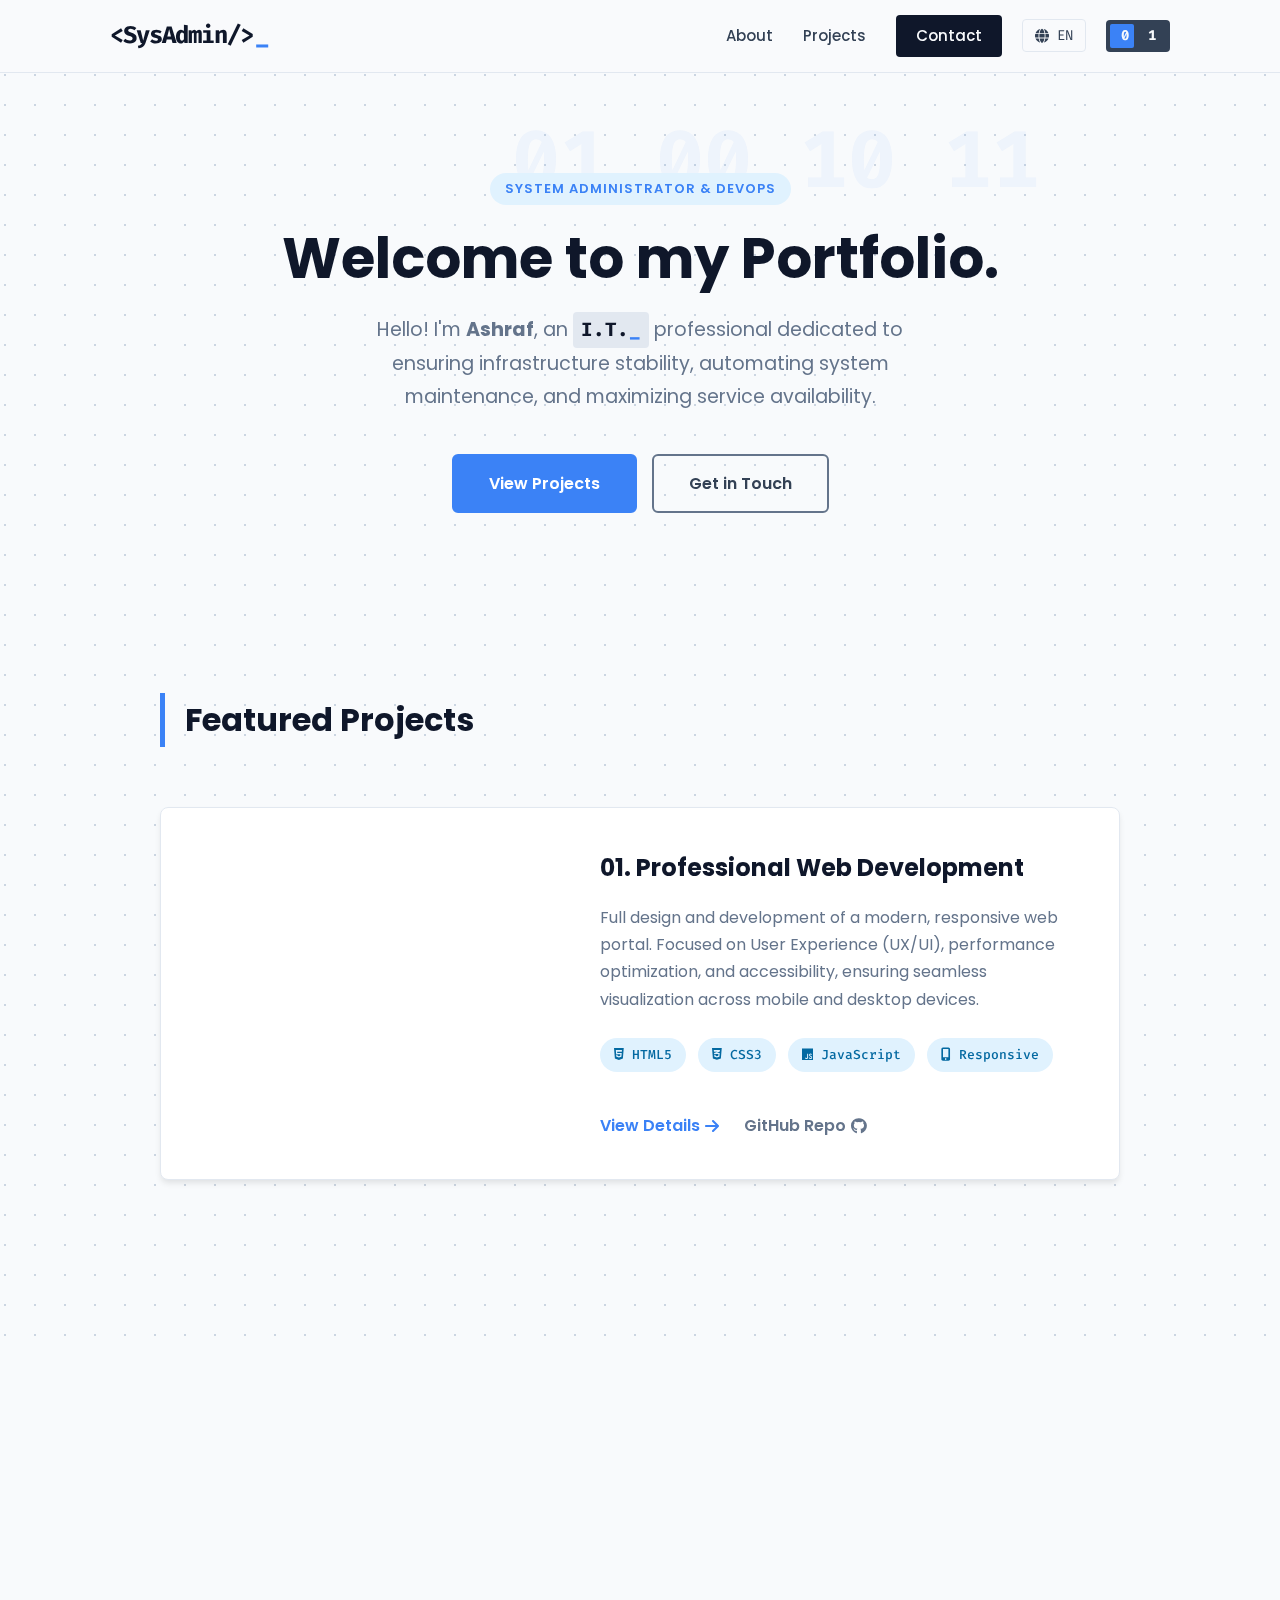
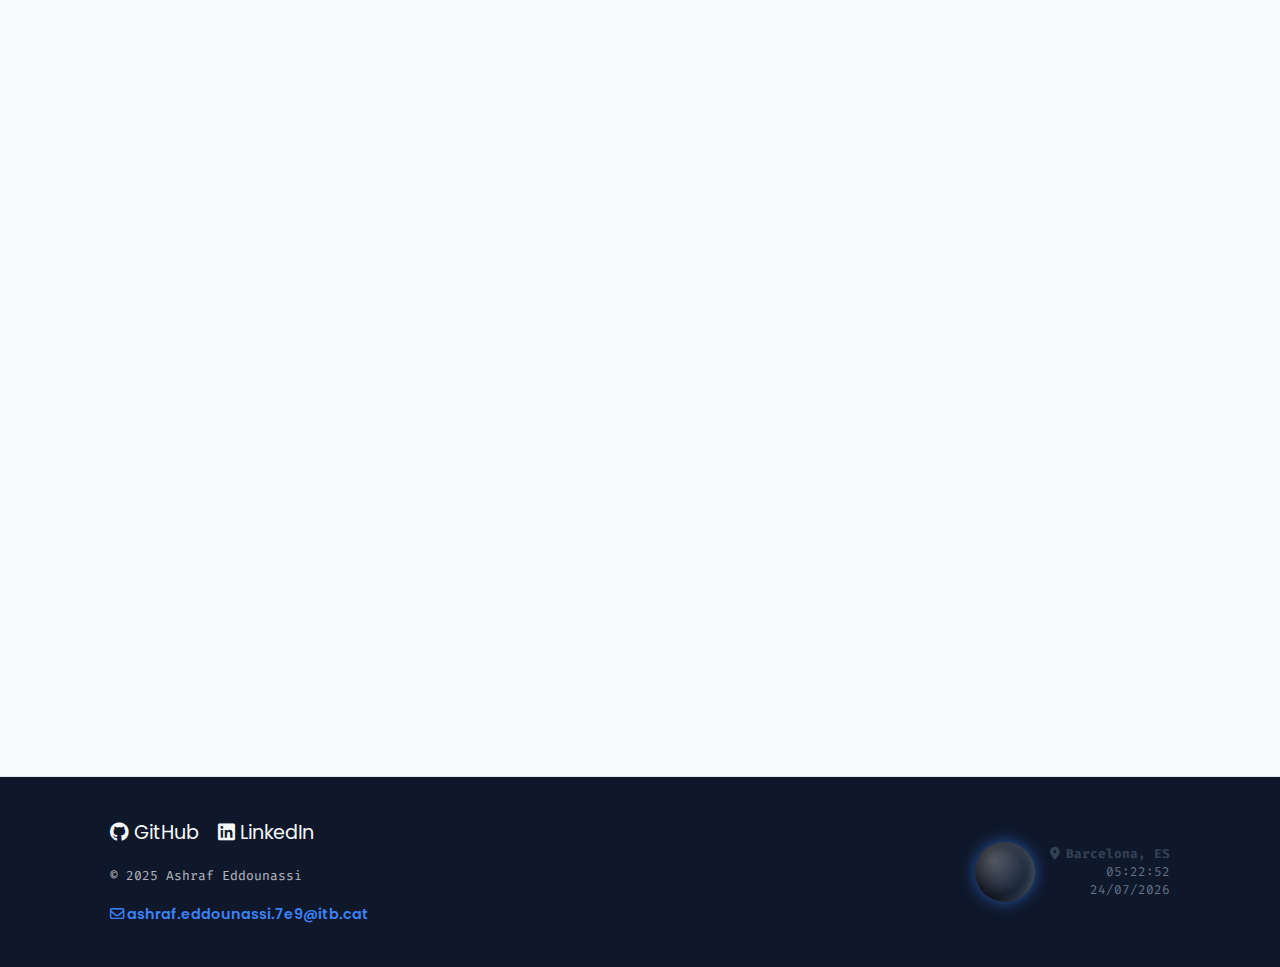
<file: index.html>
<!DOCTYPE html>
<html lang="en">
<head>
    <meta charset="UTF-8">
    <meta name="viewport" content="width=device-width, initial-scale=1.0">
    <title>Ashraf Eddounassi | Systems Administrator</title>

    <link rel="preconnect" href="https://fonts.googleapis.com">
    <link rel="preconnect" href="https://fonts.gstatic.com" crossorigin>
    <link href="https://fonts.googleapis.com/css2?family=Poppins:wght@300;400;600;700&family=Fira+Code:wght@400;500;700&display=swap" rel="stylesheet">
    <link rel="stylesheet" href="https://cdnjs.cloudflare.com/ajax/libs/font-awesome/6.4.0/css/all.min.css">
    <link rel="stylesheet" href="style.css">

    <style>
        @media (min-width: 900px) {
            /* Solo en PC invertimos el orden visual: Imagen derecha, Texto izquierda */
            .project-card.alt-layout {
                flex-direction: row-reverse;
            }
        }
    </style>
</head>
<body>

    <div id="fondo-puntos"></div>

    <header>
        <div class="container header-content">
            <h1 class="logo">&lt;SysAdmin/&gt;<span>_</span></h1>

            <nav>
                <a href="#about" class="nav-link">About</a>
                <a href="projects-list.html" class="nav-link">Projects</a>
                <a href="#contact" class="btn-nav nav-link">Contact</a>

                <div class="lang-dropdown-container">
                    <button class="lang-btn">
                        <i class="fas fa-globe"></i> <span id="current-lang-label">EN</span>
                    </button>
                    <div class="lang-dropdown-menu">
                        <a href="#" data-lang="en"><span class="flag-icon">🇺🇸</span> English</a>
                        <a href="#" data-lang="es"><span class="flag-icon">🇪🇸</span> Español</a>
                        <a href="#" data-lang="ca"><span class="flag-icon">🇦🇩</span> Català</a>
                        <a href="#" data-lang="fr"><span class="flag-icon">🇫🇷</span> Français</a>
                    </div>
                </div>
                <div id="google_translate_element"></div>

                <button id="theme-toggle" class="binary-switch" aria-label="Toggle Theme">
                    <span class="binary-label">0</span>
                    <span class="binary-label">1</span>
                    <div class="cursor-block"></div>
                </button>
            </nav>
        </div>
    </header>

    <main>

        <section id="about" class="hero-section hidden">
            <div class="binary-bg">01 00 10 11</div>
            <div class="hero-content">
                <span class="subtitle">System Administrator & DevOps</span>
                <h2>Welcome to my Portfolio.</h2>
                <p>
                    Hello! I'm <strong>Ashraf</strong>, an
                    <span class="tech-highlight notranslate">I.T.<span class="cursor-blink">_</span></span>
                    professional dedicated to ensuring infrastructure stability,
                    automating system maintenance, and maximizing service availability.
                </p>
                <div class="hero-buttons">
                    <a href="projects-list.html" class="btn btn-primary nav-link">View Projects</a>
                    <a href="#contact" class="btn btn-outline nav-link">Get in Touch</a>
                </div>
            </div>
        </section>

        <section id="projects" class="projects-section">
            <h2 class="section-title hidden">Featured Projects</h2>

            <article class="project-card hidden">
                <div class="project-image" style="background-image: url('https://images.unsplash.com/photo-1460925895917-afdab827c52f?ixlib=rb-4.0.3&auto=format&fit=crop&w=800&q=80'); background-size: cover; background-position: center;">
                </div>
                <div class="project-info">
                    <h3>01. Professional Web Development</h3>
                    <p>
                        Full design and development of a modern, responsive web portal. Focused on User Experience (UX/UI), performance optimization, and accessibility, ensuring seamless visualization across mobile and desktop devices.
                    </p>
                    <ul class="tech-stack">
                        <li><i class="fab fa-html5"></i> HTML5</li>
                        <li><i class="fab fa-css3-alt"></i> CSS3</li>
                        <li><i class="fab fa-js"></i> JavaScript</li>
                        <li><i class="fas fa-mobile-alt"></i> Responsive</li>
                    </ul>

                    <div class="project-links" style="display: flex; gap: 25px; flex-wrap: wrap;">
                        <a href="project.html?id=01" class="btn-link">
                            View Details <i class="fas fa-arrow-right"></i>
                        </a>

                        <a href="https://github.com/AshrafEddounassi/TA05_Eddounassi_Ashraf" target="_blank" class="btn-link" style="color: var(--text-light)">
                            GitHub Repo <i class="fab fa-github"></i>
                        </a>
                    </div>
                </div>
            </article>

            <article class="project-card alt-layout hidden">
                <div class="project-image" style="background-image: url('https://images.unsplash.com/photo-1555066931-4365d14bab8c?ixlib=rb-4.0.3&auto=format&fit=crop&w=800&q=80'); background-size: cover; background-position: center;">
                </div>
                <div class="project-info">
                    <h3>02. Python CLI Issue Manager</h3>
                    <p>
                        Automation tool for processing bulk incident forms. It parses messy CSV/XML data exports, filters critical incidents, and generates clean JSON reports for the IT department, saving hours of manual work.
                    </p>
                    <ul class="tech-stack">
                        <li><i class="fab fa-python"></i> Python</li>
                        <li><i class="fas fa-file-csv"></i> CSV/XML</li>
                        <li><i class="fas fa-terminal"></i> CLI</li>
                    </ul>

                    <div class="project-links" style="display: flex; gap: 25px; flex-wrap: wrap;">
                        <a href="project.html?id=02" class="btn-link">
                            View Details <i class="fas fa-arrow-right"></i>
                        </a>

                        <a href="https://github.com/AshrafEddounassi/GP04---TA04-Py-CSV-XML-JSON" target="_blank" class="btn-link" style="color: var(--text-light)">
                            GitHub Repo <i class="fab fa-github"></i>
                        </a>
                    </div>
                </div>
            </article>

        </section>

        <section id="contact" class="contact-section hidden">
            <div class="container">
                <h2 class="section-title">Establish Connection</h2>
                <div class="terminal-window">
                    <div class="terminal-header">
                        <div class="terminal-buttons">
                            <span class="close"></span>
                            <span class="minimize"></span>
                            <span class="maximize"></span>
                        </div>
                        <div class="terminal-title">visitor@ashraf-server: ~/contact</div>
                    </div>
                    <div class="terminal-body">
                        <form id="contact-form" action="https://formspree.io/f/mqeekedy" method="POST" class="terminal-form">
                            <input type="text" name="_gotcha" style="display:none">
                            
                            <div class="terminal-line">
                                <span class="prompt-user">visitor@portfolio:~$</span>
                                <span class="command">input --name</span>
                                <input type="text" name="name" class="cmd-input" placeholder="Enter your name..." required autocomplete="off">
                            </div>
                            <div class="terminal-line">
                                <span class="prompt-user">visitor@portfolio:~$</span>
                                <span class="command">input --email</span>
                                <input type="email" name="email" class="cmd-input" placeholder="Enter your email..." required autocomplete="off">
                            </div>
                            <div class="terminal-line">
                                <span class="prompt-user">visitor@portfolio:~$</span>
                                <span class="command">nano message.txt</span>
                                <textarea name="message" class="cmd-input" rows="4" placeholder="Type your message here..." required></textarea>
                            </div>
                            <div class="terminal-line">
                                <span class="prompt-user">visitor@portfolio:~$</span>
                                <button type="submit" id="submit-btn" class="btn-terminal">
                                    ./send_message.sh <span class="cursor-block"></span>
                                </button>
                            </div>
                            <div id="form-status" style="display: none; margin-top: 15px;">
                                <div class="terminal-line">
                                    <span class="prompt-user">root@portfolio:~$</span>
                                    <span style="color: #4ade80;">Message sent successfully! [200 OK]</span>
                                </div>
                            </div>
                        </form>
                    </div>
                </div>
            </div>
        </section>

    </main>

    <footer>
        <div class="container footer-container">
            <div class="footer-left">
                <div class="footer-top">
                    <div class="social-links">
                        <a href="https://github.com/AshrafEddounassi" target="_blank" aria-label="GitHub"><i class="fab fa-github"></i> GitHub</a>
                        <a href="#" aria-label="LinkedIn"><i class="fab fa-linkedin"></i> LinkedIn</a>
                    </div>
                </div>
                <p class="copyright">
                    © 2025 Ashraf Eddounassi
                </p>
                <a href="#" id="email-copy-btn" class="email-mini" title="Click to Copy">
                    <i class="far fa-envelope"></i> ashraf.eddounassi.7e9@itb.cat
                </a>
            </div>
            <div class="footer-right">
                <div class="earth-widget">
                    <div class="earth-container">
                        <div class="earth-3d"></div>
                        <div class="globe-overlay"></div>
                    </div>
                    <div class="location-data">
                        <span class="loc-name"><i class="fas fa-map-marker-alt"></i> Barcelona, ES</span>
                        <span class="loc-time" id="world-time">--:--:--</span>
                        <span class="loc-date" id="world-date">--/--/--</span>
                    </div>
                </div>
            </div>
        </div>
    </footer>

    <script type="text/javascript">
        function googleTranslateElementInit() {
            new google.translate.TranslateElement({
                pageLanguage: 'en',
                includedLanguages: 'en,es,ca,fr',
                layout: google.translate.TranslateElement.InlineLayout.SIMPLE,
                autoDisplay: false
            }, 'google_translate_element');
        }
    </script>
    <script type="text/javascript" src="//translate.google.com/translate_a/element.js?cb=googleTranslateElementInit"></script>

    <script>
        document.addEventListener('DOMContentLoaded', () => {
            // --- 1. LÓGICA TRADUCTOR ---
            const match = document.cookie.match(new RegExp('(^| )googtrans=([^;]+)'));
            let currentLangCode = 'en';
            if (match && match[2]) {
                currentLangCode = match[2].split('/').pop();
            }
            const label = document.getElementById('current-lang-label');
            if(label) label.textContent = currentLangCode.toUpperCase();

            document.querySelectorAll('.lang-dropdown-menu a').forEach(link => {
                link.addEventListener('click', (e) => {
                    e.preventDefault();
                    const targetLang = link.getAttribute('data-lang');
                    document.cookie = `googtrans=/auto/${targetLang}; path=/; sameSite=Strict`;
                    window.location.reload();
                });
            });

            // --- 2. LÓGICA FORMULARIO AJAX (NO REDIRECT) ---
            const form = document.getElementById("contact-form");
            const statusDiv = document.getElementById("form-status");
            const submitBtn = document.getElementById("submit-btn");

            if(form) {
                form.addEventListener("submit", async function(event) {
                    event.preventDefault(); // Evita recargar la página

                    const data = new FormData(event.target);
                    
                    // Efecto visual de "Cargando"
                    const originalBtnText = submitBtn.innerHTML;
                    submitBtn.innerHTML = "Uploading packets...";
                    submitBtn.disabled = true;

                    fetch(event.target.action, {
                        method: form.method,
                        body: data,
                        headers: {
                            'Accept': 'application/json'
                        }
                    }).then(response => {
                        if (response.ok) {
                            // Éxito: Limpiar formulario y mostrar mensaje terminal
                            form.reset();
                            statusDiv.style.display = "block";
                            submitBtn.innerHTML = originalBtnText;
                            submitBtn.disabled = false;
                            
                            // Ocultar mensaje después de 5 seg
                            setTimeout(() => {
                                statusDiv.style.display = "none";
                            }, 5000);
                        } else {
                            // Error del servidor
                            response.json().then(data => {
                                if (Object.hasOwn(data, 'errors')) {
                                    alert(data["errors"].map(error => error["message"]).join(", "));
                                } else {
                                    alert("Oops! There was a problem submitting your form");
                                }
                            });
                            submitBtn.innerHTML = originalBtnText;
                            submitBtn.disabled = false;
                        }
                    }).catch(error => {
                        alert("Oops! There was a problem submitting your form");
                        submitBtn.innerHTML = originalBtnText;
                        submitBtn.disabled = false;
                    });
                });
            }

            // --- 3. TEMA OSCURO ---
            const toggleBtn = document.getElementById('theme-toggle');
            const html = document.documentElement;
            if (localStorage.getItem('theme') === 'dark') html.setAttribute('data-theme', 'dark');

            if(toggleBtn){
                toggleBtn.addEventListener('click', () => {
                    if (html.getAttribute('data-theme') === 'dark') {
                        html.removeAttribute('data-theme');
                        localStorage.setItem('theme', 'light');
                    } else {
                        html.setAttribute('data-theme', 'dark');
                        localStorage.setItem('theme', 'dark');
                    }
                });
            }

            // --- 4. ANIMACIONES ---
            const observer = new IntersectionObserver((entries) => {
                entries.forEach((entry) => {
                    if (entry.isIntersecting) entry.target.classList.add('show');
                });
            }, { threshold: 0.1 });
            document.querySelectorAll('.hidden').forEach((el) => observer.observe(el));

            // --- 5. SCROLL SUAVE ---
            document.querySelectorAll('nav a[href^="#"], .hero-buttons a[href^="#"]').forEach(anchor => {
                anchor.addEventListener('click', function (e) {
                    e.preventDefault();
                    const targetElement = document.querySelector(this.getAttribute('href'));
                    if (targetElement) {
                        const offsetPosition = targetElement.getBoundingClientRect().top + window.scrollY - 85;
                        window.scrollTo({ top: offsetPosition, behavior: "smooth" });
                    }
                });
            });

            // --- 6. COPIAR EMAIL ---
            const emailBtn = document.getElementById('email-copy-btn');
            if (emailBtn) {
                emailBtn.addEventListener('click', (e) => {
                    e.preventDefault();
                    const email = "ashraf.eddounassi.7e9@itb.cat";
                    navigator.clipboard.writeText(email).then(() => {
                        const originalContent = emailBtn.innerHTML;
                        emailBtn.innerHTML = '<i class="fas fa-check"></i> Copied!';
                        emailBtn.style.color = "#4ade80"; 
                        setTimeout(() => {
                            emailBtn.innerHTML = originalContent;
                            emailBtn.style.color = ""; 
                        }, 2000);
                    }).catch(err => alert("Email: " + email));
                });
            }
        });

        // --- 7. WIDGET HORARIO ---
        function updateWorldWidget() {
            const timeElement = document.getElementById('world-time');
            const dateElement = document.getElementById('world-date');
            if (timeElement && dateElement) {
                const now = new Date();
                timeElement.textContent = now.toLocaleTimeString('en-GB', { timeZone: 'Europe/Madrid', hour: '2-digit', minute: '2-digit', second: '2-digit', hour12: false });
                dateElement.textContent = now.toLocaleDateString('en-GB', { timeZone: 'Europe/Madrid', day: '2-digit', month: '2-digit', year: 'numeric' });
            }
        }
        setInterval(updateWorldWidget, 1000);
        updateWorldWidget();

        // --- 8. PARALLAX ---
        document.addEventListener('mousemove', (e) => {
            const fondo = document.getElementById('fondo-puntos');
            if (fondo) {
                const x = (window.innerWidth - e.clientX * 5) / 100;
                const y = (window.innerHeight - e.clientY * 5) / 100;
                fondo.style.transform = `translateX(${x * 5}px) translateY(${y * 5}px)`;
            }
        });
    </script>
</body>
</html>
</file>
<file: style.css>
/* ===== VARIABLES DE TEMA ===== */
:root {
    /* MODO CLARO (Default) */
    --primary-color: #0f172a;
    --accent-color: #3b82f6;
    --bg-color: #f8fafc;
    --card-bg: #ffffff;
    --text-main: #334155;
    --text-light: #64748b;
    --header-bg: rgba(248, 250, 252, 0.9);
    --border-color: #e2e8f0;
    --tech-badge-bg: #e0f2fe;
    --tech-badge-text: #0369a1;
    --shadow: 0 4px 6px -1px rgba(0, 0, 0, 0.1);
    --border-radius: 8px;
    --dot-color: #cbd5e1;
}

/* MODO OSCURO */
[data-theme="dark"] {
    --primary-color: #f8fafc;
    --accent-color: #60a5fa;
    --bg-color: #0f172a;
    --card-bg: #1e293b;
    --text-main: #cbd5e1;
    --text-light: #94a3b8;
    --header-bg: rgba(15, 23, 42, 0.9);
    --border-color: #334155;
    --tech-badge-bg: #0f172a;
    --tech-badge-text: #38bdf8;
    --shadow: 0 10px 20px -3px rgba(0, 0, 0, 0.5);
    --dot-color: rgba(255, 255, 255, 0.15);
}

/* Transiciones globales */
body, header, .project-card, .tech-highlight, .btn-outline, footer, .terminal-window, .lang-dropdown-menu, .lang-btn {
    transition: background-color 0.3s ease, color 0.3s ease, border-color 0.3s ease, box-shadow 0.3s ease;
}

/* ===== RESET & LAYOUT ===== */
*, *::before, *::after { margin: 0; padding: 0; box-sizing: border-box; }

html { scroll-behavior: smooth; scroll-padding-top: 85px; }

body {
    font-family: 'Poppins', sans-serif;
    background-color: var(--bg-color);
    color: var(--text-main);
    line-height: 1.7;
    overflow-x: hidden;
}

/* Fondo de puntos */
#fondo-puntos {
    position: fixed;
    top: -50%; left: -50%; width: 200%; height: 200%;
    z-index: -1; pointer-events: none;
    background-image: radial-gradient(var(--dot-color) 1px, transparent 1px);
    background-size: 30px 30px;
    transition: transform 0.6s cubic-bezier(0.2, 0.8, 0.2, 1);
}

a { text-decoration: none; color: inherit; }
img { max-width: 100%; display: block; }

/* Animaciones */
.hidden { opacity: 0; transform: translateY(30px); transition: all 0.8s ease-out; }
.show { opacity: 1; transform: translateY(0); }

/* ===== HEADER ===== */
header {
    background: var(--header-bg);
    padding: 15px 0;
    position: sticky; top: 0;
    z-index: 100;
    border-bottom: 1px solid var(--border-color);
    backdrop-filter: blur(8px);
}

.container { max-width: 1100px; margin: 0 auto; padding: 0 20px; }
.header-content { display: flex; justify-content: space-between; align-items: center; }

.logo {
    font-size: 24px; font-weight: 700; color: var(--primary-color);
    font-family: 'Fira Code', monospace;
    display: flex; align-items: center; letter-spacing: -1px; margin: 0;
}
.logo span { color: var(--accent-color); animation: blink 1s infinite; margin-left: 2px; }

nav { display: flex; align-items: center; }

nav a {
    margin-left: 30px; font-weight: 500; font-size: 15px;
    color: var(--text-main); position: relative;
}
nav a:hover { color: var(--accent-color); }

.btn-nav {
    background: var(--primary-color); color: var(--bg-color) !important;
    padding: 8px 20px; border-radius: 4px;
}
.btn-nav:hover { background: var(--accent-color); color: white !important; }

/* ===== TRADUCTOR & INTERRUPTOR ===== */
/* Ocultar widget Google feo */
#google_translate_element, .goog-te-banner-frame, .goog-logo-link, body > div.skiptranslate { display: none !important; }
body { top: 0 !important; }

.lang-dropdown-container { position: relative; margin-left: 20px; }
.lang-btn {
    background: transparent; border: 1px solid var(--border-color);
    color: var(--text-main); padding: 6px 12px; border-radius: 4px;
    cursor: pointer; display: flex; align-items: center; gap: 8px;
    font-family: 'Fira Code', monospace; font-size: 14px;
}
.lang-btn:hover { border-color: var(--accent-color); color: var(--accent-color); background: var(--card-bg); }

.lang-dropdown-menu {
    position: absolute; top: 110%; right: 0;
    background: var(--card-bg); border: 1px solid var(--border-color);
    border-radius: 6px; padding: 5px; display: none;
    flex-direction: column; min-width: 140px;
    box-shadow: var(--shadow); z-index: 101;
}
.lang-dropdown-container:hover .lang-dropdown-menu { display: flex; }
.lang-dropdown-menu a {
    padding: 8px 12px; font-size: 14px; font-family: 'Fira Code', monospace;
    border-radius: 4px; margin: 0; display: flex; align-items: center; gap: 8px;
}
.lang-dropdown-menu a:hover { background: var(--tech-badge-bg); color: var(--accent-color); }
.flag-icon { font-style: normal; font-size: 1.1rem; }

/* Interruptor Binario */
.binary-switch {
    background: var(--text-main); border: none; border-radius: 4px;
    display: flex; align-items: center; justify-content: space-between;
    padding: 0 5px; width: 64px; height: 32px; position: relative;
    cursor: pointer; margin-left: 20px; overflow: hidden;
}
.binary-label {
    font-family: 'Fira Code', monospace; font-size: 14px; font-weight: 700;
    color: var(--bg-color); z-index: 1; width: 50%; text-align: center; line-height: 32px; user-select: none;
}
.cursor-block {
    position: absolute; top: 4px; left: 4px; width: 24px; height: 24px;
    background-color: var(--accent-color); border-radius: 2px;
    transition: transform 0.3s cubic-bezier(0.68, -0.55, 0.27, 1.55); z-index: 0;
}
[data-theme="dark"] .cursor-block { transform: translateX(32px); background-color: #22c55e; }

/* ===== SECCIONES ===== */
.hero-section { padding: 100px 20px; text-align: center; max-width: 800px; margin: 0 auto; position: relative; }
.binary-bg {
    position: absolute; top: 20px; right: 0; font-family: 'Fira Code', monospace;
    color: var(--accent-color); opacity: 0.05; font-size: 5rem; font-weight: bold;
    z-index: -1; pointer-events: none;
}
.subtitle {
    display: inline-block; background: var(--tech-badge-bg); color: var(--accent-color);
    padding: 5px 15px; border-radius: 50px; font-weight: 600; margin-bottom: 20px;
    font-size: 13px; text-transform: uppercase; letter-spacing: 1px;
}
.tech-highlight {
    font-weight: 700; color: var(--primary-color); font-family: 'Fira Code', monospace;
    background: var(--border-color); padding: 2px 8px; border-radius: 4px; display: inline-block;
}
.cursor-blink { color: var(--accent-color); animation: blink 1s infinite; }
@keyframes blink { 50% { opacity: 0; } }

.hero-content h2 { font-size: 3.5rem; line-height: 1.2; color: var(--primary-color); margin-bottom: 20px; }
.hero-content p { font-size: 1.2rem; color: var(--text-light); margin-bottom: 40px; max-width: 600px; margin-left: auto; margin-right: auto; }
.hero-buttons { display: flex; gap: 15px; justify-content: center; }

.btn { padding: 14px 35px; border-radius: 6px; font-weight: 600; transition: all 0.2s; }
.btn-primary { background: var(--accent-color); color: white; border: 2px solid var(--accent-color); }
.btn-primary:hover { background: var(--primary-color); border-color: var(--primary-color); transform: translateY(-2px); }
.btn-outline { border: 2px solid var(--text-light); color: var(--text-main); background: transparent; }
.btn-outline:hover { border-color: var(--text-main); background: var(--card-bg); transform: translateY(-2px); }

/* PROYECTOS */
.projects-section { max-width: 1000px; margin: 80px auto; padding: 0 20px; }
.section-title { font-size: 2rem; margin-bottom: 60px; color: var(--primary-color); border-left: 5px solid var(--accent-color); padding-left: 20px; }

.project-card {
    display: flex; align-items: stretch; background: var(--card-bg);
    border-radius: var(--border-radius); box-shadow: var(--shadow);
    margin-bottom: 80px; overflow: hidden; border: 1px solid var(--border-color);
}
.project-image { flex: 1; min-height: 300px; }
.project-info { flex: 1.2; padding: 40px; display: flex; flex-direction: column; justify-content: center; }
.project-info h3 { font-size: 1.5rem; margin-bottom: 15px; color: var(--primary-color); font-weight: 700; }
.project-info p { color: var(--text-light); margin-bottom: 25px; font-size: 1rem; }
.tech-stack { list-style: none; display: flex; flex-wrap: wrap; gap: 12px; margin-bottom: 30px; }
.tech-stack li {
    background: var(--tech-badge-bg); color: var(--tech-badge-text); padding: 6px 14px;
    border-radius: 50px; font-size: 13px; font-family: 'Fira Code', monospace;
    font-weight: 500; transition: all 0.3s;
}
.tech-stack li:hover { background: var(--accent-color); color: white; transform: translateY(-3px); }
.btn-link { font-weight: 600; color: var(--accent-color); display: inline-flex; align-items: center; gap: 5px; margin-top: 10px; }
.btn-link:hover { text-decoration: underline; }
.project-card.reverse { flex-direction: row-reverse; }

/* CONTACTO */
.contact-section { padding: 60px 20px; max-width: 900px; margin: 0 auto 60px; }
.terminal-window {
    background-color: #1e1e1e; border-radius: 10px; box-shadow: 0 20px 50px rgba(0,0,0,0.3);
    overflow: hidden; font-family: 'Fira Code', monospace; border: 1px solid #333;
}
.terminal-window:hover { transform: translateY(-5px); box-shadow: 0 30px 60px rgba(0,0,0,0.4); }
.terminal-header { background-color: #2d2d2d; padding: 10px 15px; display: flex; align-items: center; border-bottom: 1px solid #333; position: relative; }
.terminal-buttons { display: flex; gap: 8px; }
.terminal-buttons span { width: 12px; height: 12px; border-radius: 50%; }
.close { background-color: #ff5f56; } .minimize { background-color: #ffbd2e; } .maximize { background-color: #27c93f; }
.terminal-title { position: absolute; left: 50%; transform: translateX(-50%); color: #999; font-size: 14px; }
.terminal-body { padding: 30px; color: #d4d4d4; }
.terminal-line { margin-bottom: 20px; display: flex; flex-wrap: wrap; align-items: center; }
.prompt-user { color: #4ade80; margin-right: 10px; font-weight: bold; }
.command { color: #60a5fa; margin-right: 10px; }
.cmd-input {
    background: transparent; border: none; border-bottom: 1px solid #444; color: #fff;
    font-family: 'Fira Code', monospace; font-size: 1rem; flex: 1; padding: 5px; outline: none; min-width: 200px;
}
.cmd-input:focus { border-bottom: 1px solid #4ade80; }
.btn-terminal {
    background: transparent; border: 1px solid #4ade80; color: #4ade80; padding: 8px 20px;
    font-family: 'Fira Code', monospace; font-weight: bold; cursor: pointer; border-radius: 4px;
    display: flex; align-items: center; gap: 10px; transition: all 0.3s;
}
.btn-terminal:hover { background: rgba(74, 222, 128, 0.1); box-shadow: 0 0 15px rgba(74, 222, 128, 0.4); }

/* FOOTER */
footer { background: var(--primary-color); color: var(--bg-color); padding: 40px 20px; border-top: 1px solid var(--border-color); margin-top: auto; }
[data-theme="dark"] footer { background: #0b1120; color: var(--text-light); }
.footer-container { display: flex; justify-content: space-between; align-items: center; max-width: 1100px; margin: 0 auto; gap: 20px; }
.footer-left { text-align: left; display: flex; flex-direction: column; gap: 15px; }
.footer-top { display: flex; align-items: center; gap: 20px; }
.social-links a { font-size: 1.2rem; color: inherit; transition: color 0.2s; margin-right: 15px; }
.social-links a:hover { color: var(--accent-color); }
.copyright { opacity: 0.7; font-family: 'Fira Code', monospace; font-size: 13px; margin: 0; }
.email-mini { font-size: 0.9rem; color: var(--accent-color); text-decoration: none; font-weight: 600; cursor: pointer; }

/* WIDGET TIERRA */
.earth-widget { display: flex; align-items: center; justify-content: flex-end; gap: 15px; font-family: 'Fira Code', monospace; }
.earth-container {
    width: 60px; height: 60px; position: relative; border-radius: 50%;
    box-shadow: 0 0 15px rgba(59, 130, 246, 0.6); background-color: #1e293b;
}
.earth-3d {
    width: 100%; height: 100%; border-radius: 50%;
    background-image: url('https://upload.wikimedia.org/wikipedia/commons/thumb/2/23/Blue_Marble_2002.png/1024px-Blue_Marble_2002.png');
    background-repeat: repeat-x; background-size: auto 100%;
    box-shadow: inset 15px 0 20px -5px rgba(0,0,0,0.7), inset -5px 0 10px -2px rgba(255,255,255,0.2);
    animation: rotateEarth 20s linear infinite; transition: filter 0.3s ease;
}
[data-theme="light"] .earth-3d { filter: brightness(1.05); }
[data-theme="dark"] .earth-3d { filter: brightness(1.2) contrast(1.1); }
@keyframes rotateEarth { 0% { background-position: 0 0; } 100% { background-position: -200% 0; } }
.globe-overlay {
    position: absolute; top: 0; left: 0; width: 100%; height: 100%; border-radius: 50%;
    background: radial-gradient(circle at 30% 30%, rgba(255,255,255,0.25), transparent 60%); pointer-events: none; z-index: 2;
}
.location-data { display: flex; flex-direction: column; align-items: flex-end; font-size: 0.8rem; color: var(--text-light); line-height: 1.4; }
.loc-name { font-weight: bold; color: var(--text-main); display: flex; align-items: center; gap: 6px; }

/* ===== RESPONSIVE ===== */
@media (max-width: 768px) {
    .header-content { flex-direction: column; gap: 15px; padding-bottom: 5px; }
    nav { flex-wrap: wrap; justify-content: center; gap: 15px; width: 100%; }
    nav a { margin: 0; font-size: 14px; padding: 5px; }
    .binary-switch { margin-left: 10px; }
    
    /* Hero */
    .hero-section { padding: 60px 20px; }
    .hero-content h2 { font-size: 2.2rem; }
    .binary-bg { font-size: 3rem; right: 50%; transform: translateX(50%); top: 0; }
    
    /* Proyectos */
    .projects-section { margin: 40px auto; }
    .project-card, .project-card.reverse { flex-direction: column; margin-bottom: 40px; }
    .project-image { width: 100%; min-height: 220px; flex: none; }
    .project-info { padding: 25px 20px; }

    /* Contacto */
    .terminal-body { padding: 20px; }
    .terminal-line { flex-direction: column; align-items: flex-start; gap: 8px; }
    .cmd-input, .cmd-input:focus { width: 100%; background: rgba(255, 255, 255, 0.05); padding: 10px; border-radius: 4px; }

    /* Footer */
    .footer-container { flex-direction: column; text-align: center; gap: 40px; }
    .footer-left { align-items: center; }
    .footer-top { justify-content: center; }
    .footer-right { width: 100%; }
    .earth-widget { justify-content: center; flex-direction: row-reverse; gap: 15px; }
    .location-data { align-items: flex-start; text-align: left; }
    
    /* Dropdown */
    .lang-dropdown-container { margin: 10px auto; }
    .lang-dropdown-menu { right: 50%; transform: translateX(50%); text-align: center; }
}
</file>
